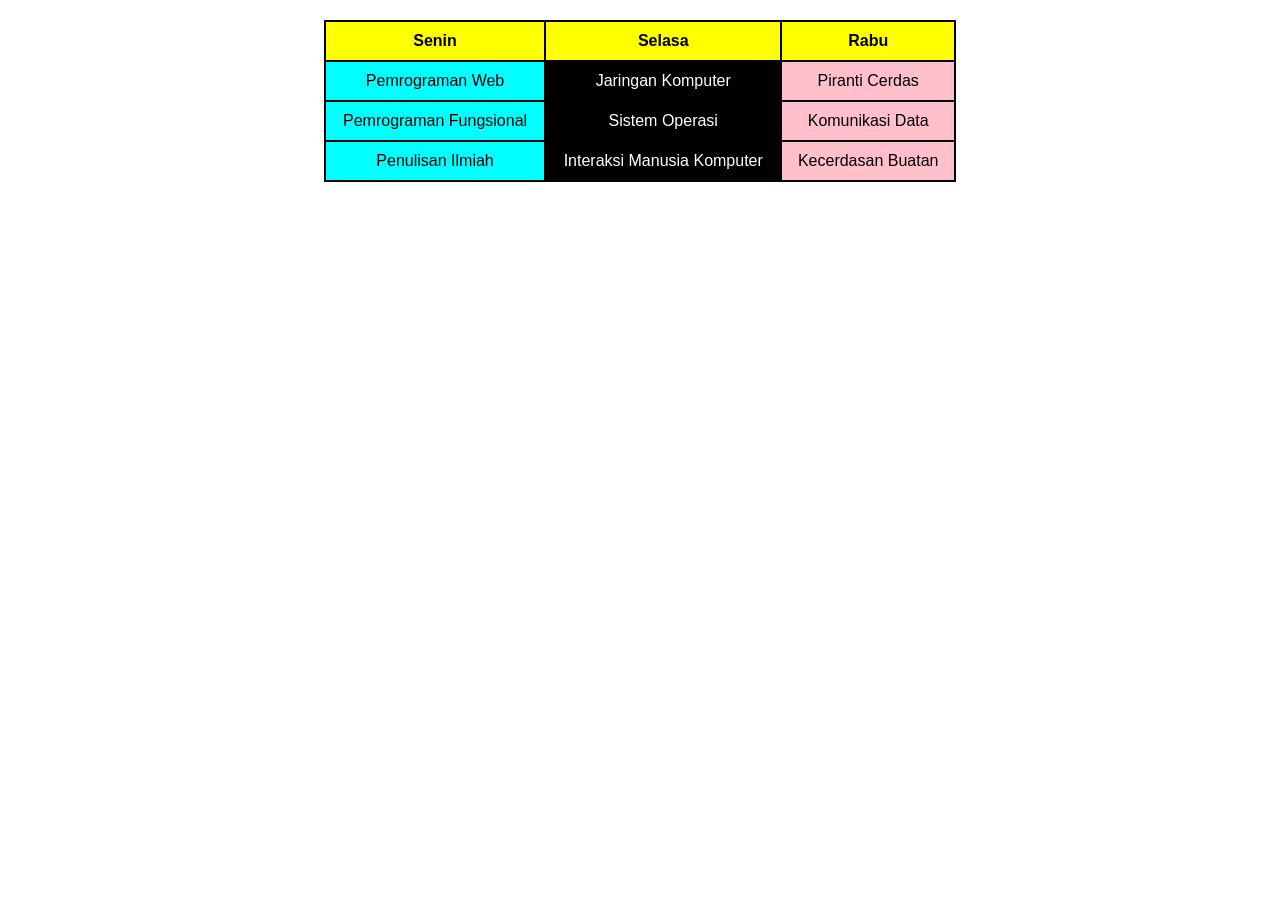
<file: Modul 1/Codelab 1/index.html>
<!DOCTYPE html>
<html lang="id">
<head>
    <meta charset="UTF-8">
    <meta name="viewport" content="width=device-width, initial-scale=1.0">
    <title>Jadwal Kuliah</title>
    <link rel="stylesheet" href="style.css">
</head>
<body>
    <table>
        <tr>
            <th>Senin</th>
            <th>Selasa</th>
            <th>Rabu</th>
        </tr>
        <tr>
            <td class="cyan">Pemrograman Web</td>
            <td class="black">Jaringan Komputer</td>
            <td class="pink">Piranti Cerdas</td>
        </tr>
        <tr>
            <td class="cyan">Pemrograman Fungsional</td>
            <td class="black">Sistem Operasi</td>
            <td class="pink">Komunikasi Data</td>
        </tr>
        <tr>
            <td class="cyan">Penulisan Ilmiah</td>
            <td class="black">Interaksi Manusia Komputer</td>
            <td class="pink">Kecerdasan Buatan</td>
        </tr>
    </table>
</body>
</html>
</file>
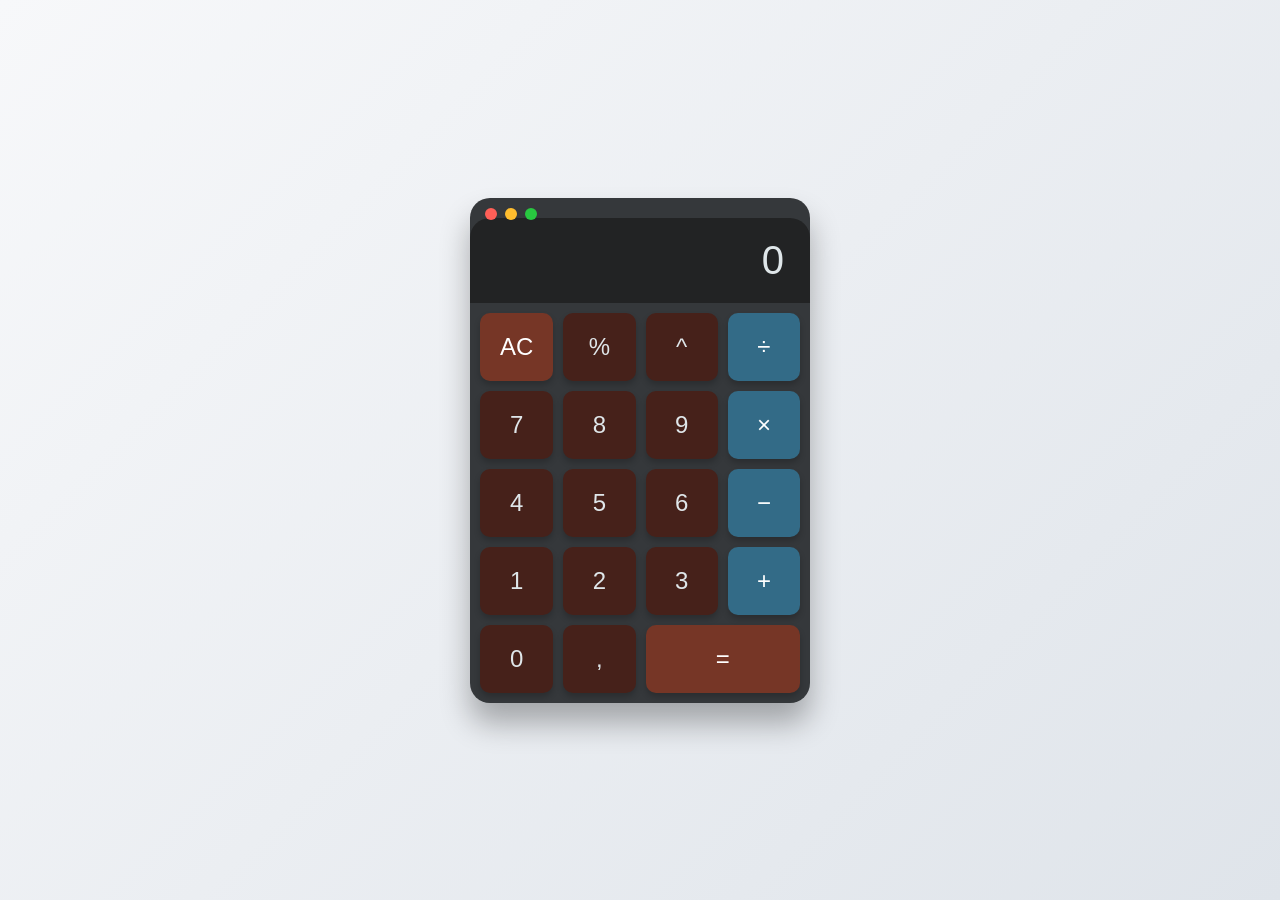
<file: Modul 2/Modul 2/Tugas 1/index.html>
<!DOCTYPE html>
<html lang="en">
  <head>
    <meta charset="UTF-8" />
    <meta name="viewport" content="width=device-width, initial-scale=1.0" />
    <title>Calculator</title>
    <link rel="stylesheet" href="style.css" />
  </head>
  <body>
    <div class="calculator">
      <div class="control-dots">
        <div class="dot"></div>
        <div class="dot yellow"></div>
        <div class="dot green"></div>
      </div>
      <div class="display" id="display">0</div>
      <div class="buttons">
        <button class="btn clear" onclick="clearDisplay()">AC</button>
        <button class="btn" onclick="appendOperator('%')">%</button>
        <button class="btn" onclick="appendOperator('^')">^</button>
        <button class="btn operator" onclick="appendOperator('/')">÷</button>

        <button class="btn" onclick="appendNumber('7')">7</button>
        <button class="btn" onclick="appendNumber('8')">8</button>
        <button class="btn" onclick="appendNumber('9')">9</button>
        <button class="btn operator" onclick="appendOperator('*')">×</button>

        <button class="btn" onclick="appendNumber('4')">4</button>
        <button class="btn" onclick="appendNumber('5')">5</button>
        <button class="btn" onclick="appendNumber('6')">6</button>
        <button class="btn operator" onclick="appendOperator('-')">−</button>

        <button class="btn" onclick="appendNumber('1')">1</button>
        <button class="btn" onclick="appendNumber('2')">2</button>
        <button class="btn" onclick="appendNumber('3')">3</button>
        <button class="btn operator" onclick="appendOperator('+')">+</button>

        <button class="btn" onclick="appendNumber('0')">0</button>
        <button class="btn" onclick="appendNumber('.')">,</button>
        <button class="btn equal" onclick="calculate()">=</button>
      </div>
    </div>
    <script src="script.js"></script>
  </body>
</html>
</file>
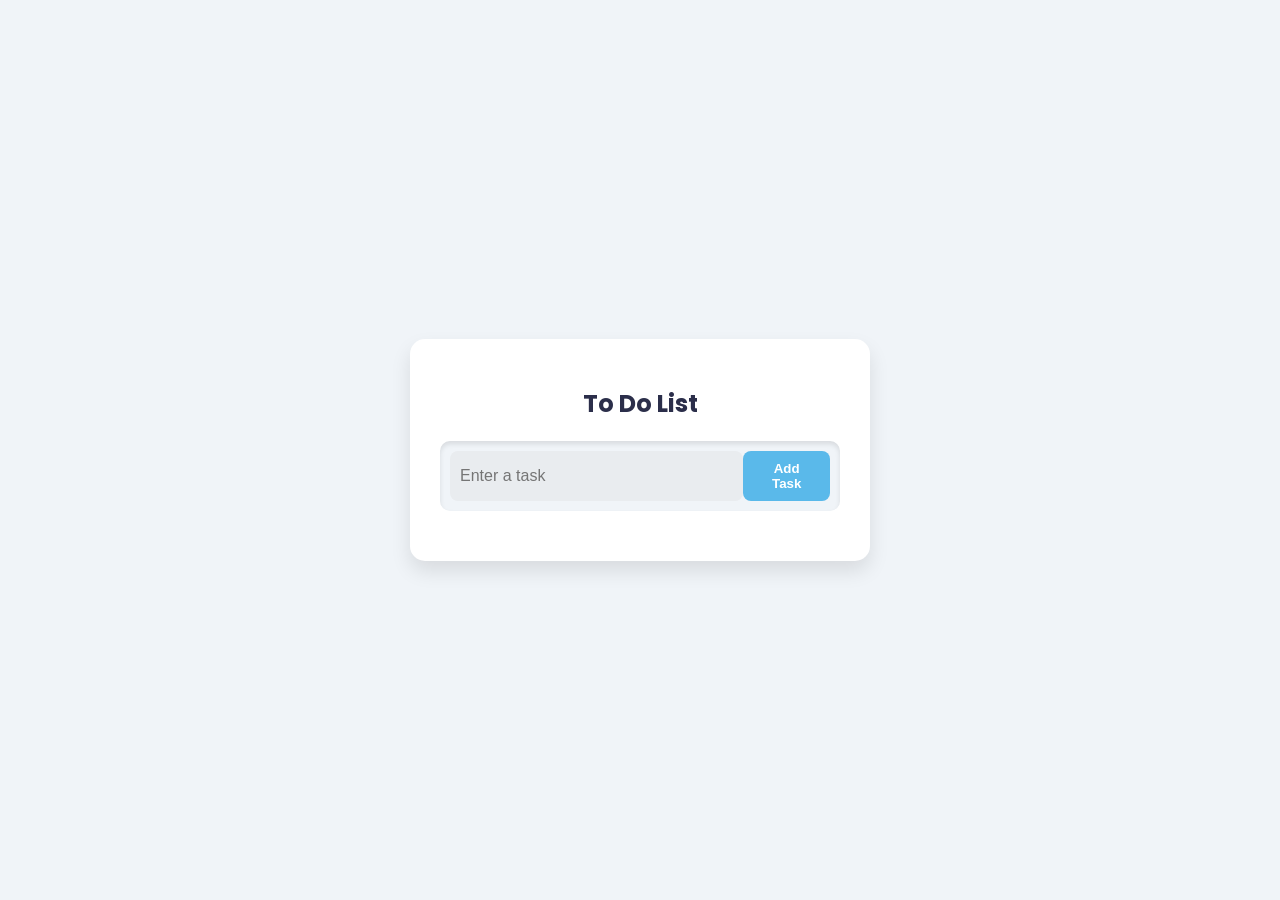
<file: Modul 2/Modul 2/Tugas 2/index.html>
<!DOCTYPE html>
<html lang="en">
  <head>
    <meta charset="UTF-8" />
    <meta name="viewport" content="width=device-width, initial-scale=1.0" />
    <title>To Do List App</title>
    <link rel="stylesheet" href="style.css" />
  </head>
  <body>
    <div class="container">
      <h1>To Do List</h1>
      <div class="input-section">
        <input type="text" id="taskInput" placeholder="Enter a task" />
        <button id="addTaskBtn">Add Task</button>
      </div>
      <ul id="taskList"></ul>
    </div>

    <script src="script.js"></script>
  </body>
</html>
</file>
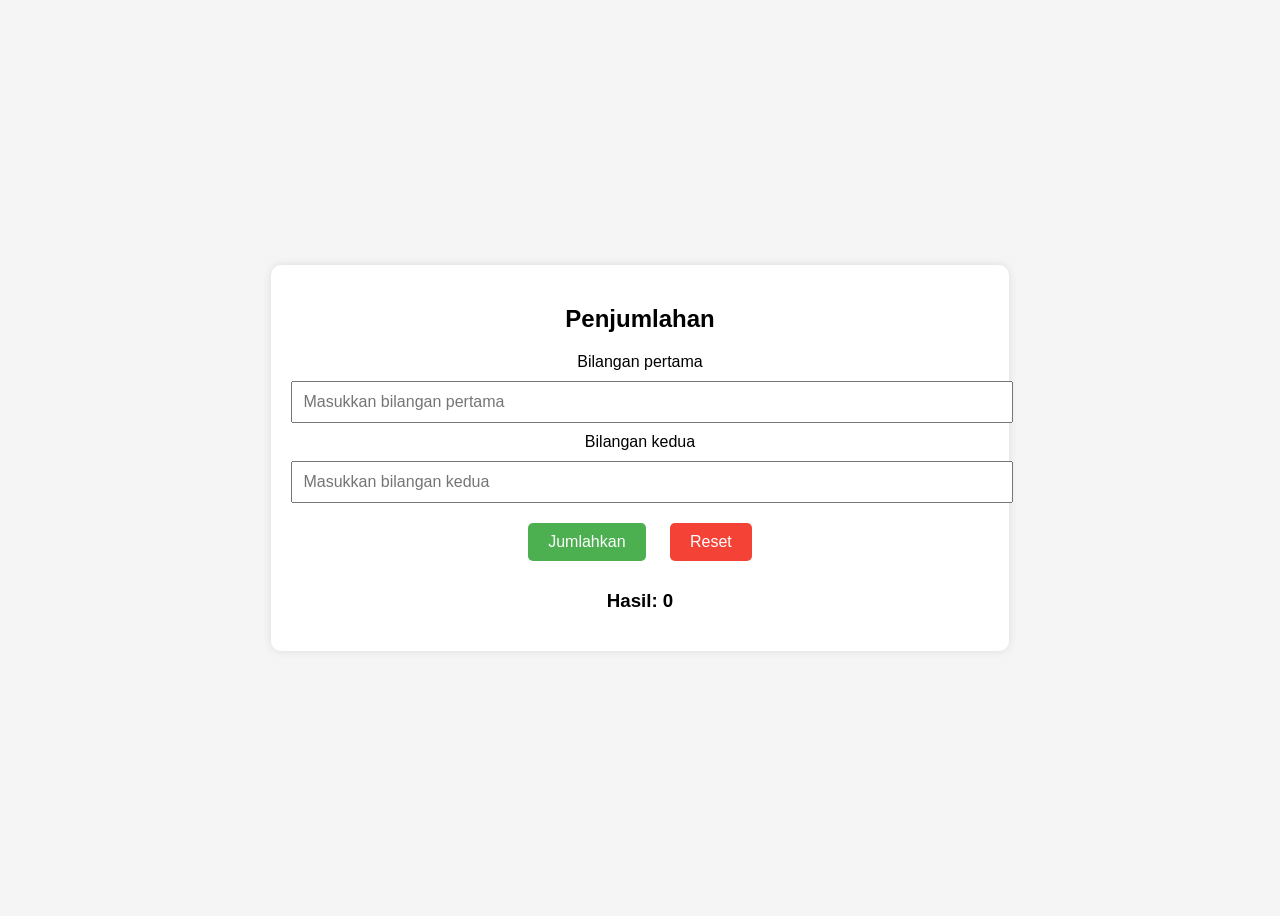
<file: Modul 2/Mod 2/codelab/codelab 1/index.html>
<!DOCTYPE html>
<html lang="en">
<head>
    <meta charset="UTF-8">
    <meta name="viewport" content="width=device-width, initial-scale=1.0">
    <title>Penjumlahan</title>
    <link rel="stylesheet" href="style.css">
</head>
<body>

<div class="container">
    <h2>Penjumlahan</h2>
    <label for="bil1">Bilangan pertama</label>
    <input type="number" id="bil1" placeholder="Masukkan bilangan pertama">
    
    <label for="bil2">Bilangan kedua</label>
    <input type="number" id="bil2" placeholder="Masukkan bilangan kedua">

    <div>
        <button class="btn-jumlahkan" onclick="hitung()">Jumlahkan</button>
        <button class="btn-reset" onclick="resetForm()">Reset</button>
    </div>

    <h3>Hasil: <span id="hasil">0</span></h3>
</div>

<script src="script.js"></script>

</body>
</html>
</file>
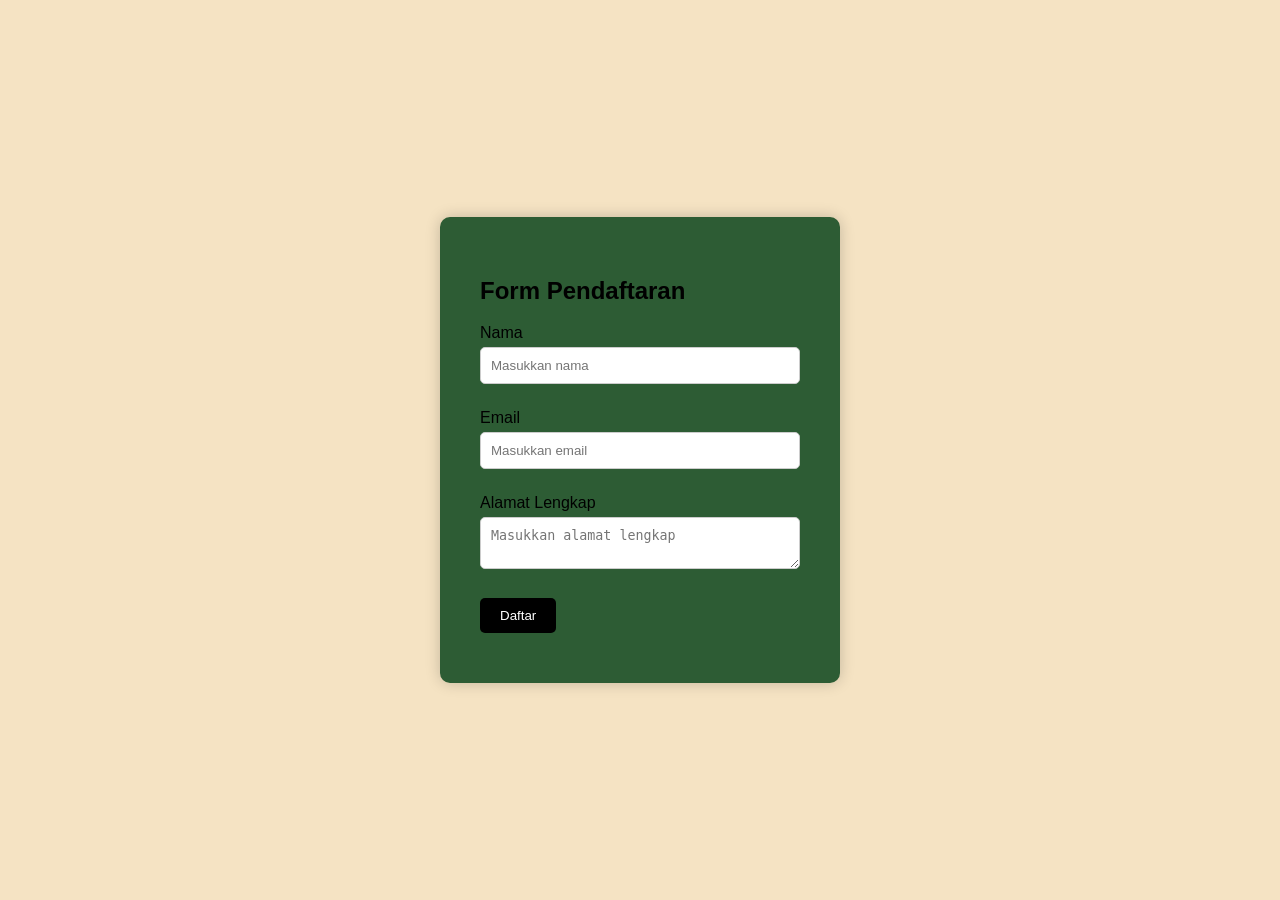
<file: Modul 2/Mod 2/codelab/codelab 2/index.html>
<!DOCTYPE html>
<html lang="en">
  <head>
    <meta charset="UTF-8" />
    <meta name="viewport" content="width=device-width, initial-scale=1.0" />
    <title>Form Pendaftaran</title>
    <link rel="stylesheet" href="style.css" />
  </head>
  <body>
    <div class="form-container">
      <form id="pendaftaranForm" onsubmit="return validateForm()">
        <h2>Form Pendaftaran</h2>

        <label for="nama">Nama</label>
        <input type="text" id="nama" name="nama" placeholder="Masukkan nama" />

        <label for="email">Email</label>
        <input
          type="email"
          id="email"
          name="email"
          placeholder="Masukkan email"
        />

        <label for="alamat">Alamat Lengkap</label>
        <textarea
          id="alamat"
          name="alamat"
          placeholder="Masukkan alamat lengkap"
        ></textarea>

        <button type="submit">Daftar</button>
        <div id="error-message"></div>
      </form>
    </div>

    <script src="script.js"></script>
  </body>
</html>
</file>
<file: Modul 1/Codelab 1/style.css>
body {
    font-family: Arial, sans-serif;
}

table {
    width: 50%;
    border-collapse: collapse;
    margin: 20px auto;
}

th {
    background-color: yellow;
    border: 2px solid black;
    padding: 10px;
    text-align: center;
}

td {
    border: 2px solid black;
    padding: 10px;
    text-align: center;
}

.cyan {
    background-color: cyan;
}

.black {
    background-color: black;
    color: white;
}

.pink {
    background-color: pink;
}
</file>
<file: Modul 2/Modul 2/Tugas 1/style.css>
body {
  display: flex;
  justify-content: center;
  align-items: center;
  height: 100vh;
  background: linear-gradient(135deg, #f7f8fa, #dfe4ea);
  margin: 0;
  font-family: "Poppins", sans-serif;
}

.calculator {
  width: 340px;
  background: rgb(53, 56, 59);
  border-radius: 20px;
  overflow: hidden;
  box-shadow: 0 20px 30px rgba(0, 0, 0, 0.3);
  position: relative;
}

.control-dots {
  position: absolute;
  top: 10px;
  left: 15px;
  display: flex;
  gap: 8px;
}

.dot {
  width: 12px;
  height: 12px;
  border-radius: 50%;
  background-color: #ff5f57;
}

.dot.yellow {
  background-color: #ffbd2e;
}

.dot.green {
  background-color: #28c840;
}

.display {
  background-color: #222324;
  color: #dfe6e9;
  font-size: 2.5em;
  text-align: right;
  padding: 20px 25px;
  box-sizing: border-box;
  border-top-left-radius: 20px;
  border-top-right-radius: 20px;
  min-height: 80px;
  letter-spacing: 1px;
  overflow: hidden;
  margin-top: 20px; /* Agar titik kontrol tidak menutupi */
}

.buttons {
  display: grid;
  grid-template-columns: repeat(4, 1fr);
  padding: 10px;
  gap: 10px;
}

.btn {
  padding: 20px;
  font-size: 1.5em;
  background: #46211a;
  color: #dfe6e9;
  border: none;
  border-radius: 10px;
  cursor: pointer;
  transition: all 0.3s ease;
  box-shadow: 0 4px 6px rgba(0, 0, 0, 0.2);
}

.btn:hover {
  background: #000000;
}

.operator {
  background: #336b87;
  color: white;
}

.operator:hover {
  background: #000000;
}

.equal {
  background: #763626;
  color: white;
  grid-column: span 2;
}

.equal:hover {
  background: #000000;
}

.clear {
  background: #763626;
  color: white;
}

.clear:hover {
  background: #763626;
}
</file>
<file: Modul 2/Modul 2/Tugas 2/style.css>
@import url('https://fonts.googleapis.com/css2?family=Poppins:wght@300;400;600&display=swap');

body {
    font-family: 'Poppins', sans-serif;
    background-color: #f0f4f8;
    display: flex;
    justify-content: center;
    align-items: center;
    height: 100vh;
    margin: 0;
}

.container {
    background-color: #ffffff;
    padding: 30px;
    border-radius: 15px;
    box-shadow: 0 10px 20px rgba(0, 0, 0, 0.1);
    width: 400px;
    text-align: center;
}

h1 {
    margin-bottom: 20px;
    font-size: 24px;
    color: #2b2e4a;
}

.input-section {
    display: flex;
    justify-content: space-between;
    margin-bottom: 20px;
    background-color: #f0f4f8;
    padding: 10px;
    border-radius: 10px;
    box-shadow: inset 0 3px 5px rgba(0, 0, 0, 0.1);
}

#taskInput {
    width: 75%;
    padding: 10px;
    border: none;
    border-radius: 8px;
    font-size: 16px;
    color: #333;
    background-color: #e9ecef;
    outline: none;
}

#addTaskBtn {
    padding: 10px 15px;
    background-color: #5ab9ea;
    color: white;
    border: none;
    border-radius: 8px;
    cursor: pointer;
    font-weight: 600;
}

#addTaskBtn:hover {
    background-color: #3993d0;
}

ul {
    list-style: none;
    padding: 0;
    margin: 0;
    text-align: left;
}

li {
    display: flex;
    justify-content: space-between;
    align-items: center;
    padding: 15px 20px;
    margin-bottom: 10px;
    border-radius: 8px;
    background-color: #2b2e4a;
    color: #ffffff;
    box-shadow: 0 3px 6px rgba(0, 0, 0, 0.1);
    transition: background-color 0.3s;
}

li:hover {
    background-color: #3e4057;
}

li span {
    flex: 1;
    text-align: left; 
}

li button {
    margin-left: 10px;
    background-color: #f85f73;
    color: white;
    border: none;
    border-radius: 8px;
    cursor: pointer;
    padding: 7px 10px;
    font-size: 14px;
    font-weight: 600;
}

li button.edit-btn {
    background-color: #ffbe76;
}

li button:hover {
    opacity: 0.8;
}
</file>
<file: Modul 2/Mod 2/codelab/codelab 1/style.css>
body {
    font-family: Arial, sans-serif;
    background-color: #f5f5f5;
    display: flex;
    justify-content: center;
    align-items: center;
    height: 100vh;
}

.container {
    background-color: white;
    padding: 20px;
    border-radius: 10px;
    box-shadow: 0 0 10px rgba(0, 0, 0, 0.1);
    text-align: center;
}

input {
    width: 100%;
    padding: 10px;
    margin: 10px 0;
    font-size: 16px;
}

button {
    padding: 10px 20px;
    margin: 10px;
    font-size: 16px;
    cursor: pointer;
    border: none;
    border-radius: 5px;
}

.btn-jumlahkan {
    background-color: #4CAF50;
    color: white;
}

.btn-reset {
    background-color: #f44336;
    color: white;
}
</file>
<file: Modul 2/Mod 2/codelab/codelab 2/style.css>
body {
  font-family: Arial, sans-serif;
  background-color: #f5e3c3;
  display: flex;
  justify-content: center;
  align-items: center;
  height: 100vh;
  margin: 0;
}

.form-container {
  background-color: #2d5c34;
  padding: 40px;
  border-radius: 10px;
  box-shadow: 0 0 15px rgba(0, 0, 0, 0.2);
  text-align: center;
  width: 400px;
  box-sizing: border-box;
}

h2 {
  color: rgb(0, 0, 0);
  text-align: left;
}

label {
  display: block;
  margin: 10px 0 5px;
  color: rgb(0, 0, 0);
  text-align: left;
}

input,
textarea {
  width: 100%;
  padding: 10px;
  margin-bottom: 15px;
  border: 1px solid #ccc;
  border-radius: 5px;
  box-sizing: border-box;
}

button {
  padding: 10px 20px;
  background-color: black;
  color: white;
  border: none;
  cursor: pointer;
  border-radius: 5px;
  display: block;
  margin: 10px 0;
  text-align: left;
}

button:hover {
  background-color: #333;
}

#error-message {
  margin-top: 10px;
  color: red;
}
</file>
